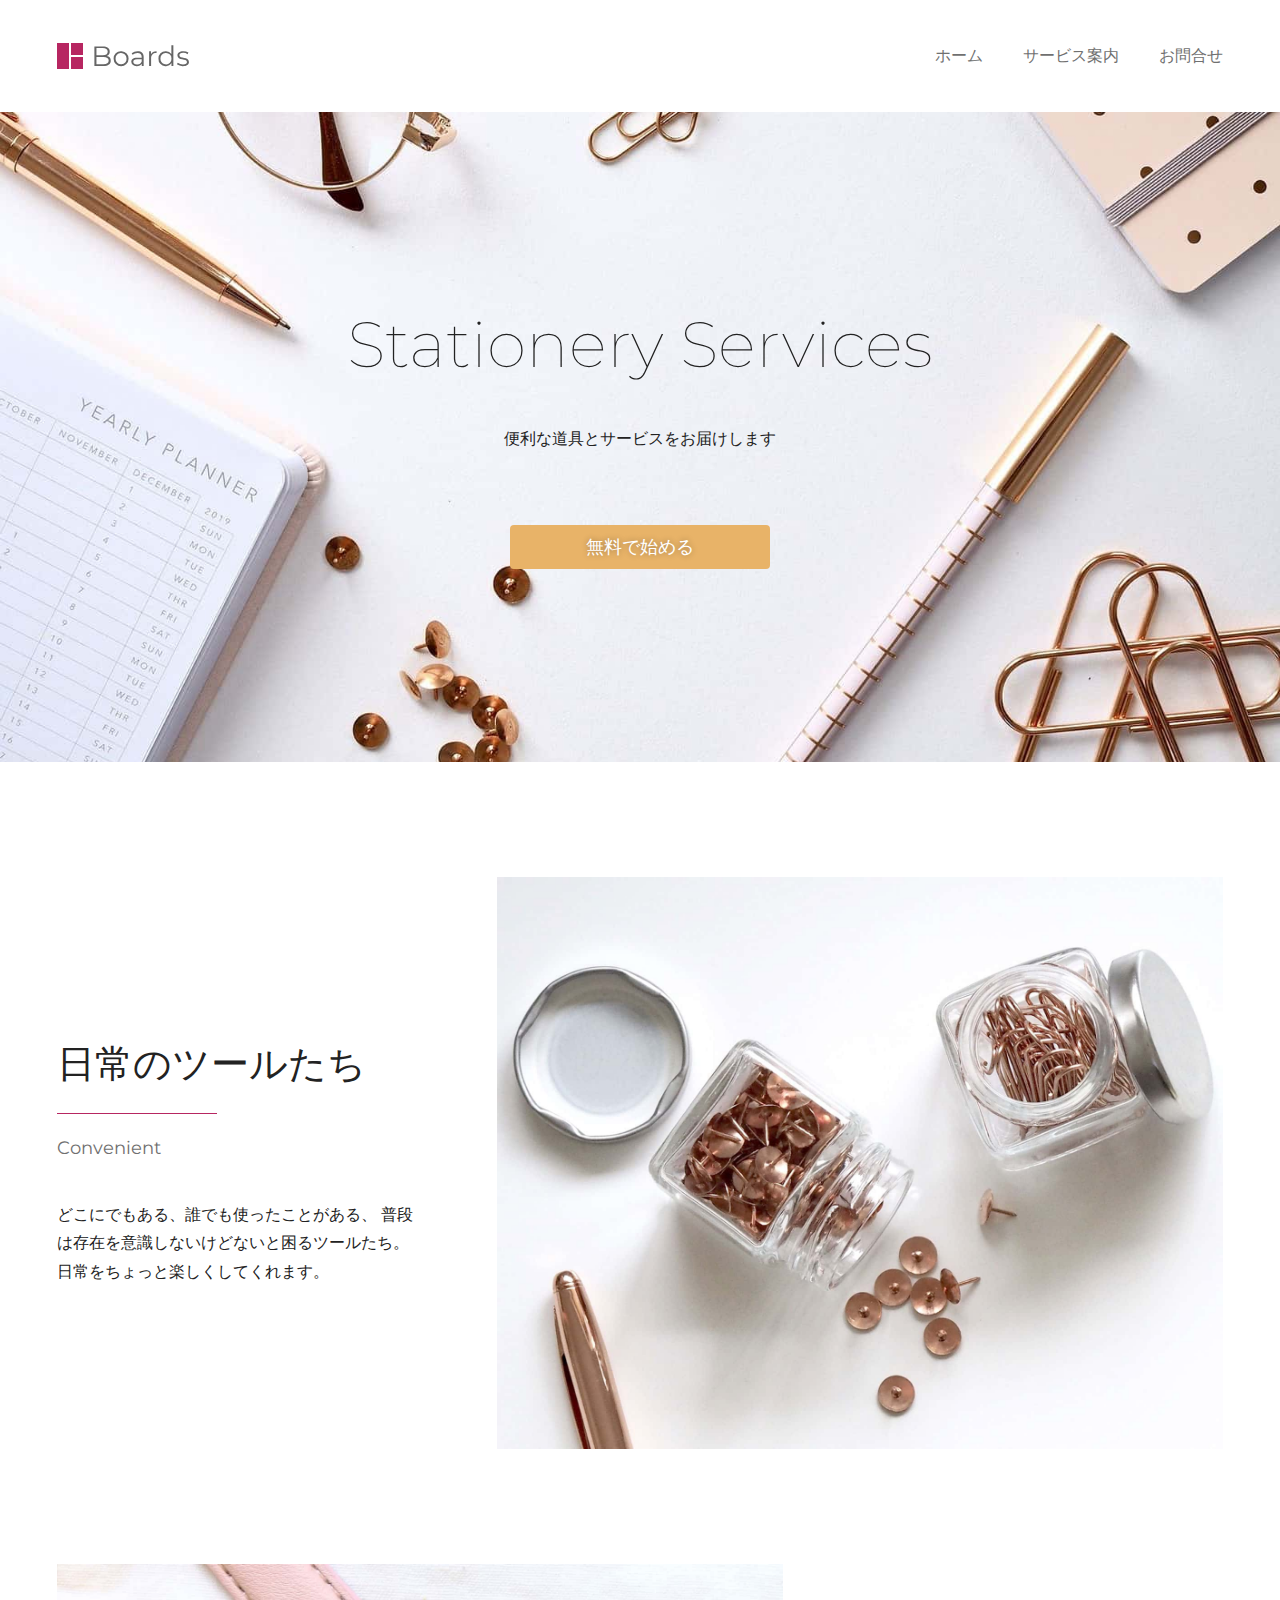
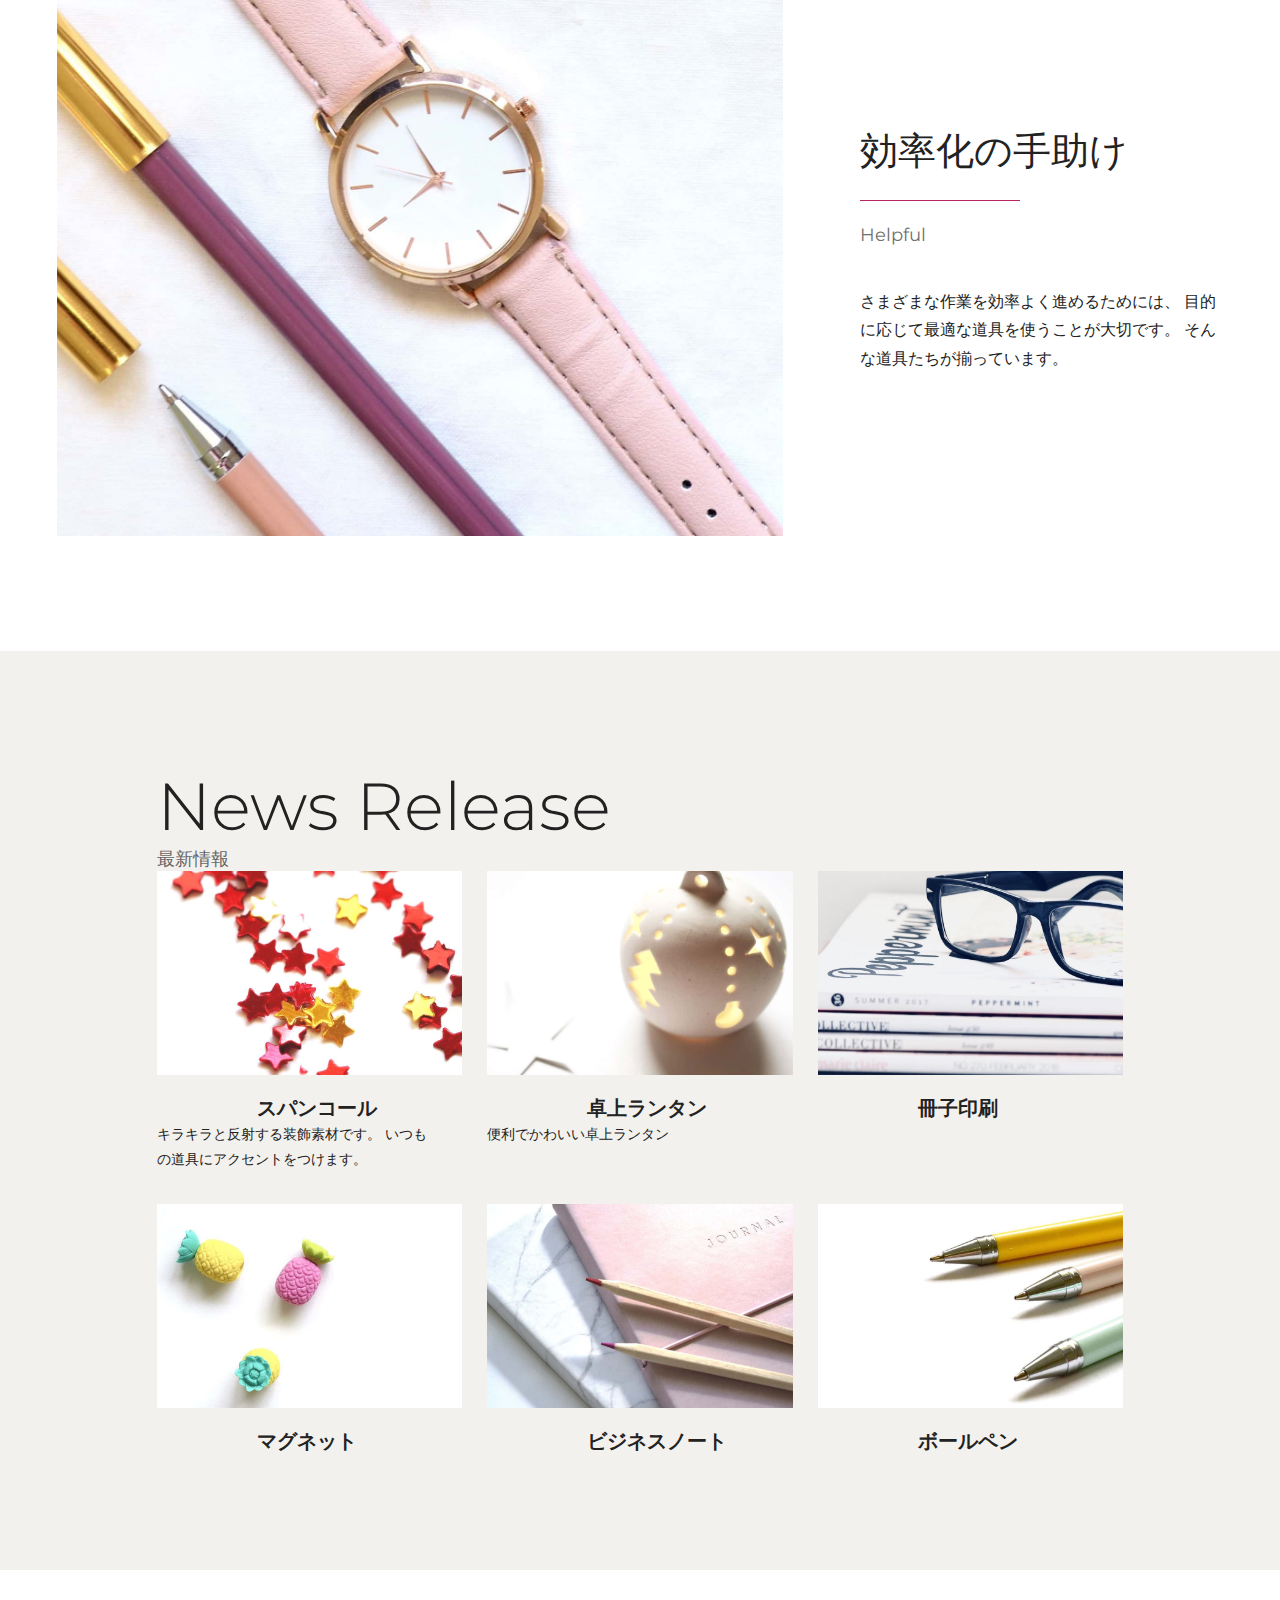
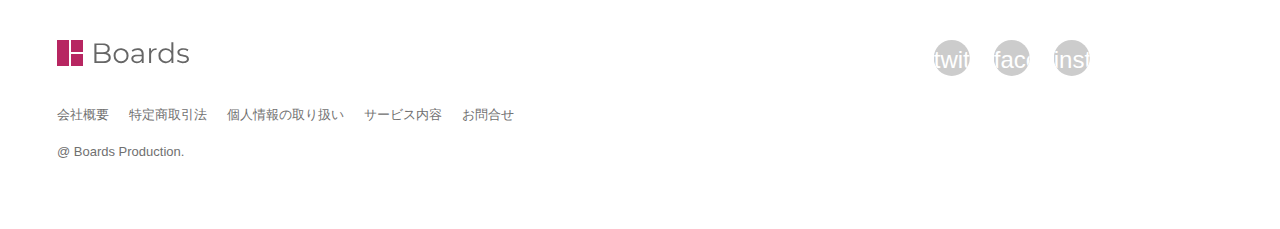
<file: index.html>
<!DOCTYPE html>
<html>

<head>
    <meta charset="UTF-8">
    <meta name="viewport" content="width=device-width">
    <title>Boards</title>

    <link href="style.css" rel="stylesheet">

    <link rel="preconnect" href="https://fonts.googleapis.com">
    <link rel="preconnect" href="https://fonts.gstatic.com" crossorigin>
    <link href="https://fonts.googleapis.com/css2?family=Montserrat:wght@300;400&display=swap" rel="stylesheet">

    <link href="https://use.fontawesome.com/releases/v5.15.3/css/all.css"
        integrity="sha384-SZXxX4whJ79/gErwcOYf+zWLeJdY/qpuqC4cAa9rOGUstPomtqpuNWT9wdPEn2fk" crossorigin="anonymous"
        rel="stylesheet">

</head>

<body>
    <header class="header">
        <div class="header-container w-container">
            <div class="site">
                <a href="index.html">
                    <img src="img/logo.svg" alt="Boards" width="135" height="26">
                </a>
            </div>

            <button class="navbtn" onclick="document.querySelector('html').classList.toggle('open')">
                <i class="fas fa-bars"></i>
                <i class="fas fa-times"></i>
                <span class="sr-only">MENU</span>
            </button>

            <nav class="nav">
                <ul>
                    <li><a href="index.html">ホーム</a></li>
                    <li><a href="content.html">サービス案内</a></li>
                    <li><a href="#">お問合せ</a></li>
                </ul>
            </nav>
        </div>
    </header>

    <section class="hero">
        <div class="hero-container w-container">
            <h1>Stationery Services</h1>
            <p>便利な道具とサービスをお届けします</p>
            <a href="#" class="btn">無料で始める</a>
        </div>
    </section>

    <section class="imgtext">
        <div class="imgtext-container w-container">
            <div class="text">
                <h2 class="heading-decoration">
                    日常のツールたち</h2>
                <p>Convenient</p>
                <p>どこにでもある、誰でも使ったことがある、
                    普段は存在を意識しないけどないと困るツールたち。
                    日常をちょっと楽しくしてくれます。
                </p>
            </div>
            <figure class="img">
                <img src="img/tool.jpg" alt="" width="1600" height="1260">
            </figure>
        </div>
    </section>

    <section class="imgtext">
        <div class="imgtext-container reverse w-container">
            <div class="text">
                <h2 class="heading-decoration">効率化の手助け</h2>
                <p>Helpful</p>
                <p>さまざまな作業を効率よく進めるためには、
                    目的に応じて最適な道具を使うことが大切です。
                    そんな道具たちが揃っています。</p>
            </div>
            <figure class="img">
                <img src="img/helpful.jpg" alt="" width="1600" height="1260">
            </figure>
        </div>
    </section>

    <section class="posts">
        <div class="w-container">
            <h2 class="heading">
                News Release <span>最新情報</span>
            </h2>

            <div class="posts-container">
                <article class="post">
                    <a href="#">
                        <figure>
                            <img src="img/news01.jpg" alt="" width="1000" height="750">
                        </figure>
                        <h3>スパンコール</h3>
                        <p>キラキラと反射する装飾素材です。
                            いつもの道具にアクセントをつけます。
                        </p>
                    </a>
                </article>

                <article class="post">
                    <a href="#">
                        <figure><img src="img/news02.jpg" alt="" width="1000" height="750"></figure>
                        <h3>卓上ランタン</h3>
                        <p>便利でかわいい卓上ランタン</p>
                    </a>
                </article>

                <article class="post">
                    <a href="#">
                        <figure><img src="img/news03.jpg" alt="" width="1000" height="750"></figure>
                        <h3>冊子印刷</h3>
                        <p></p>
                    </a>
                </article>

                <article class="post">
                    <a href="#">
                        <figure><img src="img/news04.jpg" alt="" width="1000" height="750"></figure>
                        <h3>マグネット</h3>
                        <p></p>
                    </a>
                </article>

                <article class="post">
                    <a href="#">
                        <figure><img src="img/news05.jpg" alt="" width="1000" height="750"></figure>
                        <h3>ビジネスノート</h3>
                        <p></p>
                    </a>
                </article>

                <article class="post">
                    <a href="#">
                        <figure><img src="img/news06.jpg" alt="" width="1000" height="750"></figure>
                        <h3>ボールペン</h3>
                        <p></p>
                    </a>
                </article>

            </div>
        </div>
    </section>

    <footer class="footer">
        <div class="footer-container w-container">
            <div class="footer-site">
                <a href="index.html">
                    <img src="img/logo.svg" alt="Boards" width="135" height="26">
                </a>
            </div>

            <ul class="footer-sns">
                <li>
                    <a href="#">
                        <i class="fab fa-twitter"></i>
                        <span class="sr-only">twitter</span>
                    </a>
                </li>
                <li>
                    <a href="#">
                        <i class="fab fa-facebook"></i>
                        <span class="sr-only">facebook</span>
                    </a>
                </li>
                <li>
                    <a href="#">
                        <i class="fab fa-instagram"></i>
                        <span class="sr-only">instagram</span>
                    </a>
                </li>
            </ul>

            <ul class="footer-menu">
                <li><a href="#">会社概要</a></li>
                <li><a href="#">特定商取引法</a></li>
                <li><a href="#">個人情報の取り扱い</a></li>
                <li><a href="content.html">サービス内容</a></li>
                <li><a href="#">お問合せ</a></li>
            </ul>

            <div class="footer-copy">
                @ Boards Production.
            </div>
        </div>
    </footer>

</body>

</html>
</file>
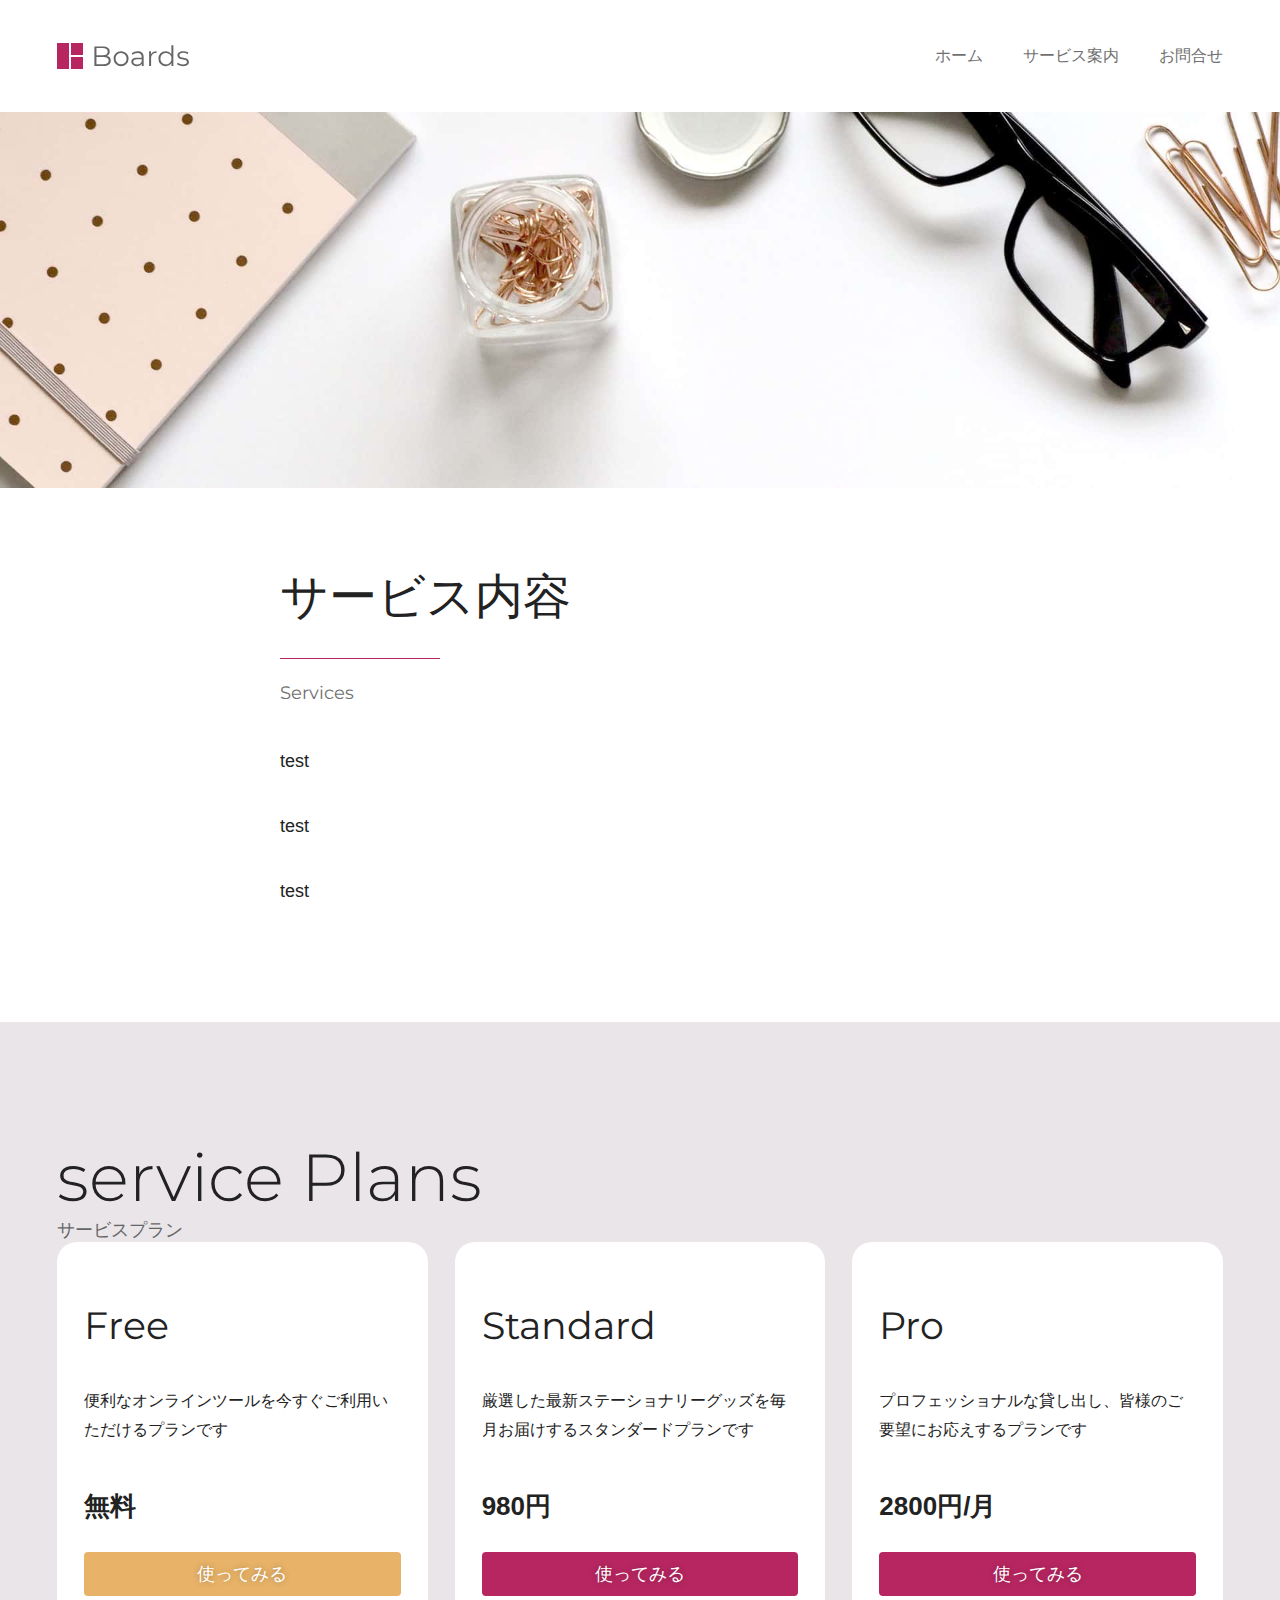
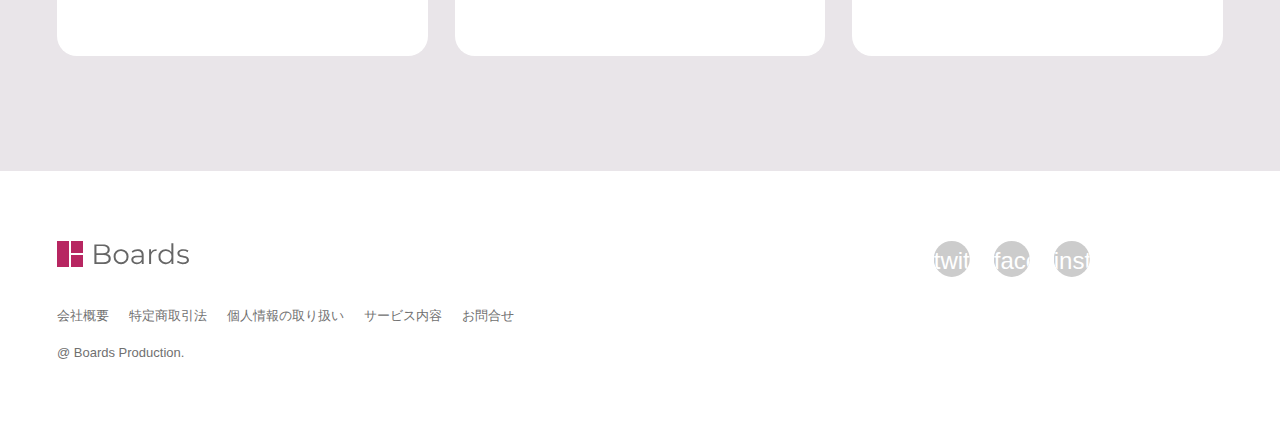
<file: content.html>
<!DOCTYPE html>
<html>

<head>
    <meta charset="UTF-8">
    <meta name="viewport" content="width=device-width">
    <title>サービス案内</title>

    <link href="style.css" rel="stylesheet">

    <link rel="preconnect" href="https://fonts.googleapis.com">
    <link rel="preconnect" href="https://fonts.gstatic.com" crossorigin>
    <link href="https://fonts.googleapis.com/css2?family=Montserrat:wght@300;400&display=swap" rel="stylesheet">

    <link href="https://use.fontawesome.com/releases/v5.15.3/css/all.css"
        integrity="sha384-SZXxX4whJ79/gErwcOYf+zWLeJdY/qpuqC4cAa9rOGUstPomtqpuNWT9wdPEn2fk" crossorigin="anonymous"
        rel="stylesheet">

</head>

<body>
    <header class="header">
        <div class="header-container w-container">
            <div class="site">
                <a href="index.html">
                    <img src="img/logo.svg" alt="Boards" width="135" height="26">
                </a>
            </div>

            <button class="navbtn" onclick="document.querySelector('html').classList.toggle('open')">
                <i class="fas fa-bars"></i>
                <i class="fas fa-times"></i>
                <span class="sr-only">MENU</span>
            </button>

            <nav class="nav">
                <ul>
                    <li><a href="index.html">ホーム</a></li>
                    <li><a href="content.html">サービス案内</a></li>
                    <li><a href="#">お問合せ</a></li>
                </ul>
            </nav>
        </div>
    </header>

    <article class="entry">
        <figure class="entry-img">
            <img src="img/service.jpg" alt="" width="1600" height="470">
        </figure>


        <div class="w-container">
            <h1 class="heading-decoration">サービス内容</h1>
            <p>Services</p>


            <div class="entry-container">
                <p>test</p>
                <p>test</p>
                <p>test</p>
            </div>
        </div>
    </article>

    <section class="plans">
        <div class="w-container">
            <h2 class="heading">
                service Plans
                <span>サービスプラン</span>
            </h2>

            <div class="plans-container">
                <div class="plan">
                    <h3>Free</h3>
                    <p class="desc">便利なオンラインツールを今すぐご利用いただけるプランです</p>
                    <p class="price">無料</p>
                    <a href="#" class="btn">使ってみる</a>
                </div>

                <div class="plan">
                    <h3>Standard</h3>
                    <p class="desc">厳選した最新ステーショナリーグッズを毎月お届けするスタンダードプランです</p>
                    <p class="price">980円</p>
                    <a href="#" class="btn btn-accent">使ってみる</a>
                </div>

                <div class="plan">
                    <h3>Pro</h3>
                    <p class="desc">プロフェッショナルな貸し出し、皆様のご要望にお応えするプランです</p>
                    <p class="price">2800円/月</p>
                    <a href="#" class="btn btn-accent">使ってみる</a>
                </div>

            </div>
        </div>
    </section>

    <footer class="footer">
        <div class="footer-container w-container">
            <div class="footer-site">
                <a href="index.html">
                    <img src="img/logo.svg" alt="Boards" width="135" height="26">
                </a>
            </div>

            <ul class="footer-sns">
                <li>
                    <a href="#">
                        <i class="fab fa-twitter"></i>
                        <span class="sr-only">twitter</span>
                    </a>
                </li>
                <li>
                    <a href="#">
                        <i class="fab fa-facebook"></i>
                        <span class="sr-only">facebook</span>
                    </a>
                </li>
                <li>
                    <a href="#">
                        <i class="fab fa-instagram"></i>
                        <span class="sr-only">instagram</span>
                    </a>
                </li>
            </ul>

            <ul class="footer-menu">
                <li><a href="#">会社概要</a></li>
                <li><a href="#">特定商取引法</a></li>
                <li><a href="#">個人情報の取り扱い</a></li>
                <li><a href="content.html">サービス内容</a></li>
                <li><a href="#">お問合せ</a></li>
            </ul>

            <div class="footer-copy">
                @ Boards Production.
            </div>
        </div>
    </footer>
</body>

</html>
</file>
<file: style.css>
@charset "UTF-8";

：root {
    --v-space : clamp(90px,9vw,120px);
}

body{
    margin: 0;
    background-color: #eeeeee;
    color: #222222;
    font-family: sans-serif;
}

h1,h2,h3,h4,h5,h6,p ,figure{
    margin: 0;
}

p {
    line-height: 1.8;
}

a {
    color: inherit;
    text-decoration: none;
}

a:hover {
    filter: brightness(90%) contrast(120%);
}

img{
    display: block;
    max-width: 100%;
    height: auto;
}

/*横幅と左右の余白*/
.w-container{
    width: min(92%, 1166px);
    margin: auto;
    position: relative;
}

.header{
    height: 112px;
    background-color: #ffffff;
}

.header-container{
    display: flex;
    justify-content: space-between;
    align-items: center;
    height: 100%;
}


.navbtn{
    padding: 0;
    outline: none;
    border: none;
    background: transparent;
    cursor: pointer;
    color: #aaaaaa;
    font-size: 30px;
}

.open .navbtn {
    z-index: 110;
    color: #ffffff;
}

.navbtn .fa-bars {
    display: revert;
}

.open .navbtn .fa-bars {
    display: none;
}

.navbtn .fa-times {
    display: none;
}

.open .navbtn .fa-times {
    display: revert;
}

@media(min-width: 768px){
    .navbtn {
        display: none;
    }
}



@media (max-width:767px) {
    .nav {
        position: fixed;
        inset: 0 -100% 0 100%;
        z-index: 100;
        background-color: #4e483ae6;
        transition: transform 0.3s;
    }

    .open .nav {
        transform: translate(-100%,0);
    }

    .open .body {
        position: fixed;
        overflow: hidden;
    }

    .nav ul {
        display: flex;
        flex-direction: column;
        justify-content: center;
        height: 100%;
        gap: 40px;
        color: #ffffff;
    }
}

@media(min-width: 768px) {
    .nav ul {
        display: flex;
        gap: 40px;
        color: #707070;
    }
}

.hero{
    height: 650px;
    background-image: url(img/hero.jpg);
    background-position: center;
    background-size: cover;
}

.hero-container{
    display: grid;
    justify-items: center;
    align-content: center;
    height: 100%;
}

.hero h1{
    margin-bottom: 42px;
    font-family: "Montserrat",sans-serif;
    font-size: clamp(48px,5vw,68px);
    min-height: 0vw;
    font-weight: 400;
    font-weight: 1.3;
    text-align: center;
}

.hero p{
    margin-bottom: 72px;
}

.btn {
    display: block;
    width: 260px;
    padding: 10px;
    box-sizing: border-box;
    border-radius: 4px;
    background-color: #e8b368;
    color: #ffffff;
    font-size: 18px;
    text-align: center;
    text-shadow: 0 0 6px #00000052;
}

.btn-accent {
    background-color: #b72661;
}

.imgtext{
    padding: clamp(90px, 9vw, 120px) 0;
    background-color: #ffffff;
}

.imgtext + .imgtext {
    padding-top: 0;
}

.imgtext-container{
    display: flex;
    flex-direction: column;
    gap: clamp(45px,6vw,80px);
}

@media (min-width: 768px) {
    .imgtext-container {
        flex-direction: row;
        align-items: center;
    }

    .imgtext-container.reverse {
        flex-direction: row-reverse;
    }

    .imgtext-container > .text {
        flex: 1;
        min-width: 17em;
    }

    .imgtext-container > .img {
        flex: 2;
    }
}

.heading-decoration{
    font-size: clamp(30px,3vw,40px);
    min-height: 0vw;
    font-weight: 400;
}

.heading-decoration::after{
    display: block;
    content: '';
    width: 160px;
    height: 0px;
    border-top: solid 1px #b72661;
    margin-top: 0.6em;
}

.heading-decoration + p {
    margin-top: 1em;
    margin-bottom: 2em;
    color: #707070;
    font-family: "Montserrat",sans-serif;
    font-size: 18px;
}

.posts{
    padding: clamp(90px,9vw,120px);
    background-color: #f3f1ed;
}

.posts-container{
    display: grid;
    grid-template-columns: repeat(2, 1fr);
    gap: 32px 25px;
}

@media (min-width: 768px) {
    .posts-container {
        grid-template-columns: repeat(3,1fr);
    }
}

.heading{
    top: ((clamp(90px,9vw,120px) + 0.6em) * -1);
    font-family: "Montserrat",sans-serif;
    font-size: clamp(40px,5.2vw,70px);
    min-height: 0vw;
    font-weight: 300;
}

.heading span {
    display: block;
    color: #666666;
    font-size: 18px;
}

h1,h2,h3,h4,h5,h6,p,figure,ul {
    margin: 0;
    padding: 0;
    list-style: none;
}

.footer{
    padding: 70px 0;
    background-color: #ffffff;
    color: #707070;
    font-size: 13px;
}

.footer-container{
    display: grid;
    gap: 50px;
    justify-items: center;
}

@media (min-width: 768px){
    .footer-container{
        grid-template-columns: auto auto;
        grid-template-rows: auto auto auto;
        gap: 20px;
    }
    .footer-container > .footer-site {
        margin-bottom: 20px;
    }

    .footer-container > *:not(.footer-sns) {
        justify-self: start;
    }
    .footer-container > .footer-sns {
        grid-column: 2;
        grid-row: 1/4;
    }
}

.footer-sns {
    display: flex;
    gap: 24px;
    font-size: 24px;
}

.footer-sns a {
    display: grid;
    place-items: center;
    width: 36px;
    aspect-ratio: 1/1;
    background-color: #cccccc;
    color: #ffffff;
    clip-path: circle(50%);
}

.post a {
    display: block;
}

.post h3 {
    margin: 1em 0 0 5em;
    font-size: clamp(12px , 2vw ,20px);
    min-height: 0vw;
}

.post p {
    max-width: 20em;
    font-size: clamp(10px,1.6vw,14px);
    min-height: 0vw;
}

.post img {
    aspect-ratio: 3/2;
    object-fit: cover;
    width: 100%;
}

@supports not (aspect-ratio: 3/2){
    .post img {
        height: 180px;
    }
}

.footer-menu {
    display: flex;
    flex-wrap: wrap;
    justify-content: center;
    gap: 20px;
}

.entry{
    padding-bottom: clamp(90px,9vw,120px);
    background-color: #ffffff;
}

.entry-img img{
    width: 100%;
    max-height: 400px;
    object-fit: cover;
    margin-bottom: calc(clamp(90px,9vw,120px)*2/3);
}

.entry .w-container {
    max-width: 720px;
}

.entry .heading-decoration {
    font-size: clamp(30px,6.25vw,48px);
}

.entry-container {
    font-size: clamp(16px,2.4vw,18px);
}

.entry-container :where(h1,h2,h3,h4,h5,h6,p,figure,ul) {
    margin-top: revert;
    margin-bottom: revert;
    padding: revert;
    list-style: revert;
}

.entry-container p{
    margin: 1.8em 0;
}

.entry-container > :first-child {
    margin-top: 0;
}

.entry-container > :last-child {
    margin-bottom: 0;
}

.plans {
    padding: clamp(90px,9vw,120px) 0;
    background-color: #e9e5e9;
}

.plans-container {
    display: grid;
    gap: 27px;
}

@media(min-width: 768px){
    .plans-container {
        grid-template-columns: repeat(3, 1fr);
    }
}

.plan {
    display: flex;
    flex-direction: column;
    padding: 60px 27px;
    border-radius: 20px;
    background-color: #ffffff;
}

.plan h3 {
    margin-bottom: 38px;
    font-family: "Montserrat",sans-serif;
    font-size: 38px;
    font-weight: 400;
}

.plan .desc {
    margin-bottom: 38px;
}

.plan .price {
    margin-top: auto;
    margin-bottom: 22px;
    font-size: 26px;
    font-weight: bold;
}

.plan .btn {
    width: auto;
}
</file>
